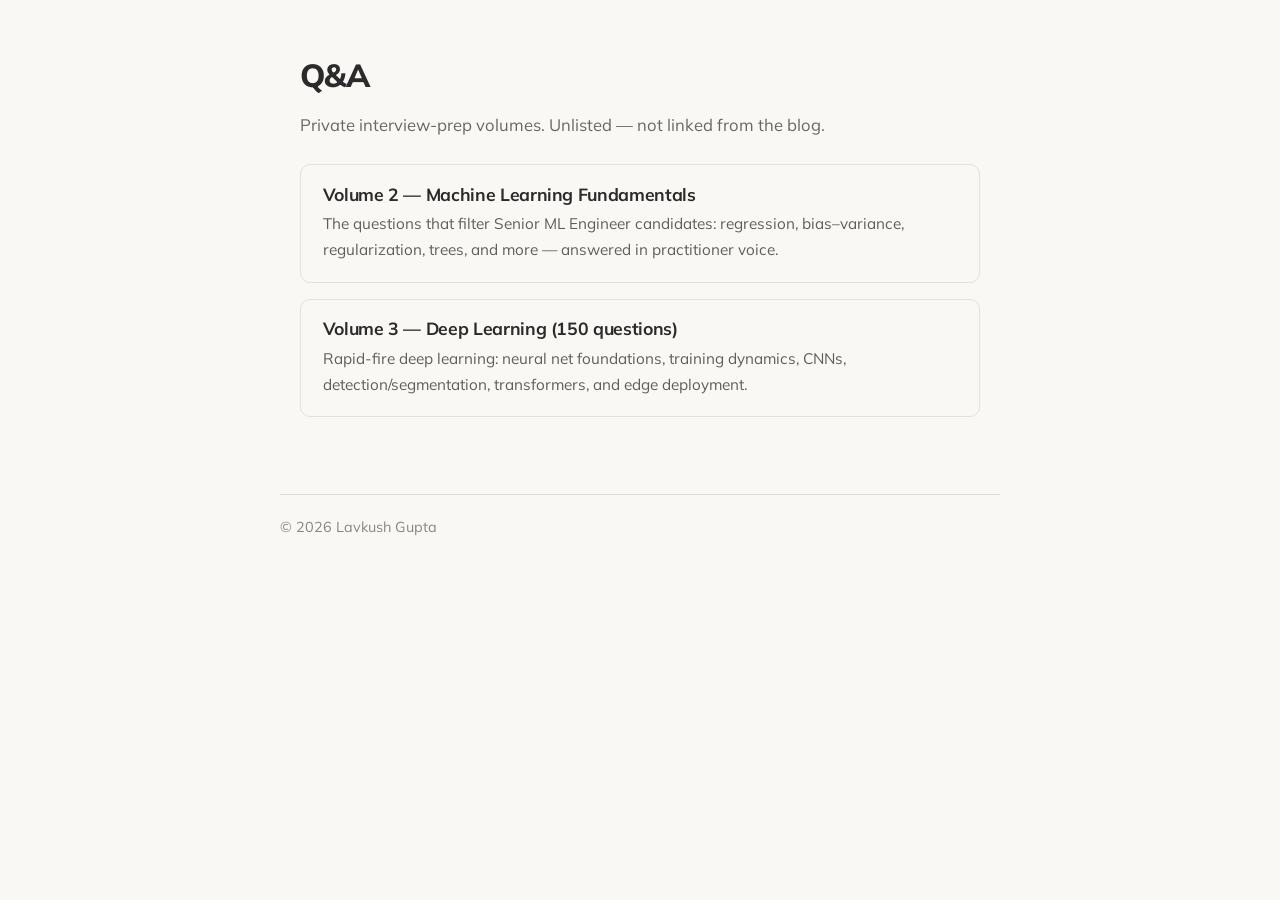
<file: qna/index.html>
<!doctype html>
<html lang="en">
<head>
  <meta charset="utf-8">
  <meta name="viewport" content="width=device-width, initial-scale=1">
  <meta name="robots" content="noindex, nofollow">
  <title>Q&amp;A · Lavkush</title>
  <link rel="icon" type="image/svg+xml" href="../images/icons/favicon.svg">
  <link rel="alternate icon" type="image/png" href="../images/icons/favicon-32x32.png">
  <script>try{document.documentElement.setAttribute("data-theme",localStorage.getItem("theme")||"red-graphite")}catch(e){}</script>
  <link rel="stylesheet" href="../style.css">
  <style>
    .qna-list { list-style: none; padding: 0; margin: 1.5em 0; }
    .qna-card { display: block; padding: 1.1em 1.3em; margin-bottom: 1em;
      border: 1px solid var(--border, #ddd); border-radius: 10px;
      text-decoration: none; color: inherit; transition: border-color .15s, transform .15s; }
    .qna-card:hover { border-color: var(--accent, #b23); transform: translateY(-1px); }
    .qna-card h3 { margin: 0 0 .35em; }
    .qna-card p { margin: 0; opacity: .75; font-size: .92em; }
  </style>
</head>
<body>
  <div class="topbar">
    <span class="tb-name"><span class="mark">❡</span> Lavkush</span>
  </div>

  <div class="layout">
    <main>
      <article>
        <h1>Q&amp;A</h1>
        <p style="opacity:.7">Private interview-prep volumes. Unlisted — not linked from the blog.</p>
        <ul class="qna-list" id="qna-list"><li>Loading…</li></ul>
      </article>
      <div class="page-foot">© <span id="yr"></span> Lavkush Gupta</div>
    </main>
  </div>

  <script>
    document.getElementById("yr").textContent = new Date().getFullYear();
    var listEl = document.getElementById("qna-list");
    fetch("posts.json", { cache: "no-store" })
      .then(function (r) { if (!r.ok) throw new Error("missing"); return r.json(); })
      .then(function (posts) {
        listEl.innerHTML = posts.map(function (p) {
          return '<li><a class="qna-card" href="post.html?p=' + encodeURIComponent(p.file) + '">' +
            '<h3>' + p.title + '</h3>' +
            (p.summary ? '<p>' + p.summary + '</p>' : '') +
            '</a></li>';
        }).join("");
      })
      .catch(function () { listEl.innerHTML = "<li>Could not load the list.</li>"; });
  </script>
</body>
</html>
</file>
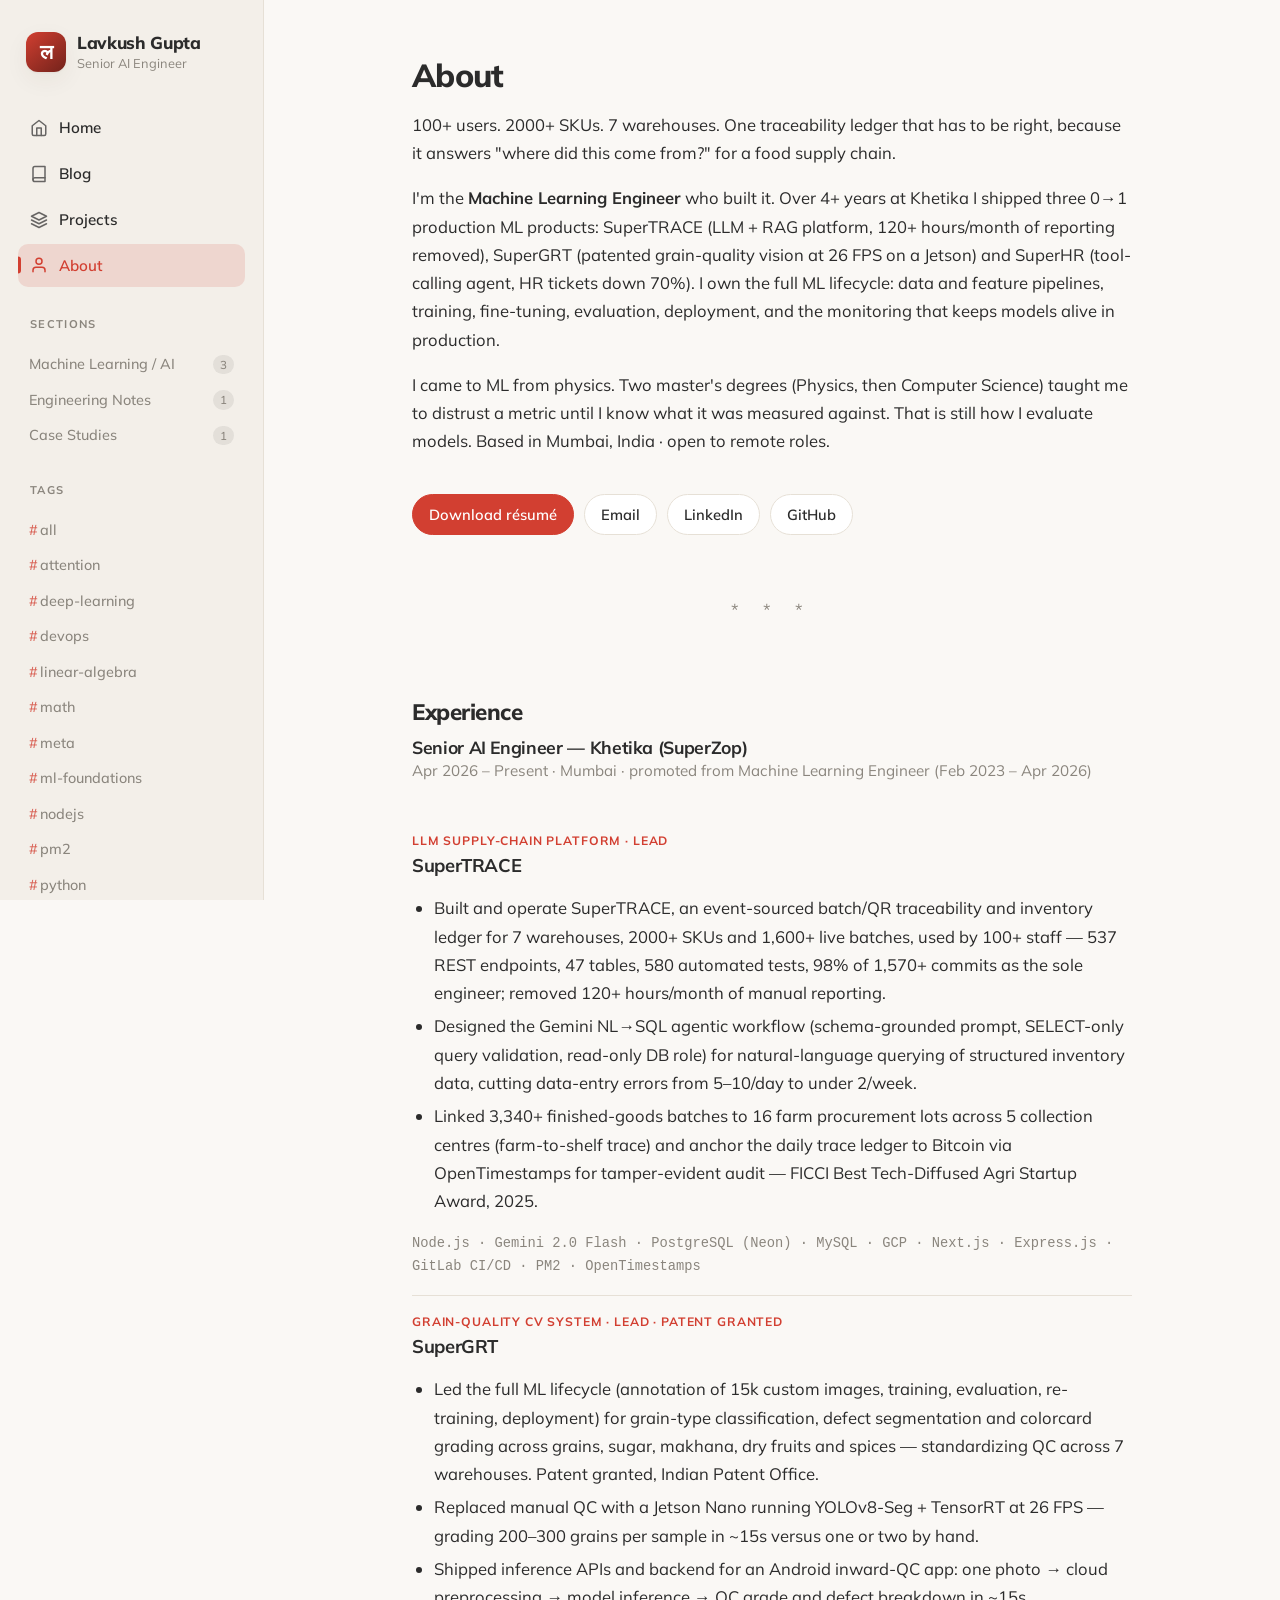
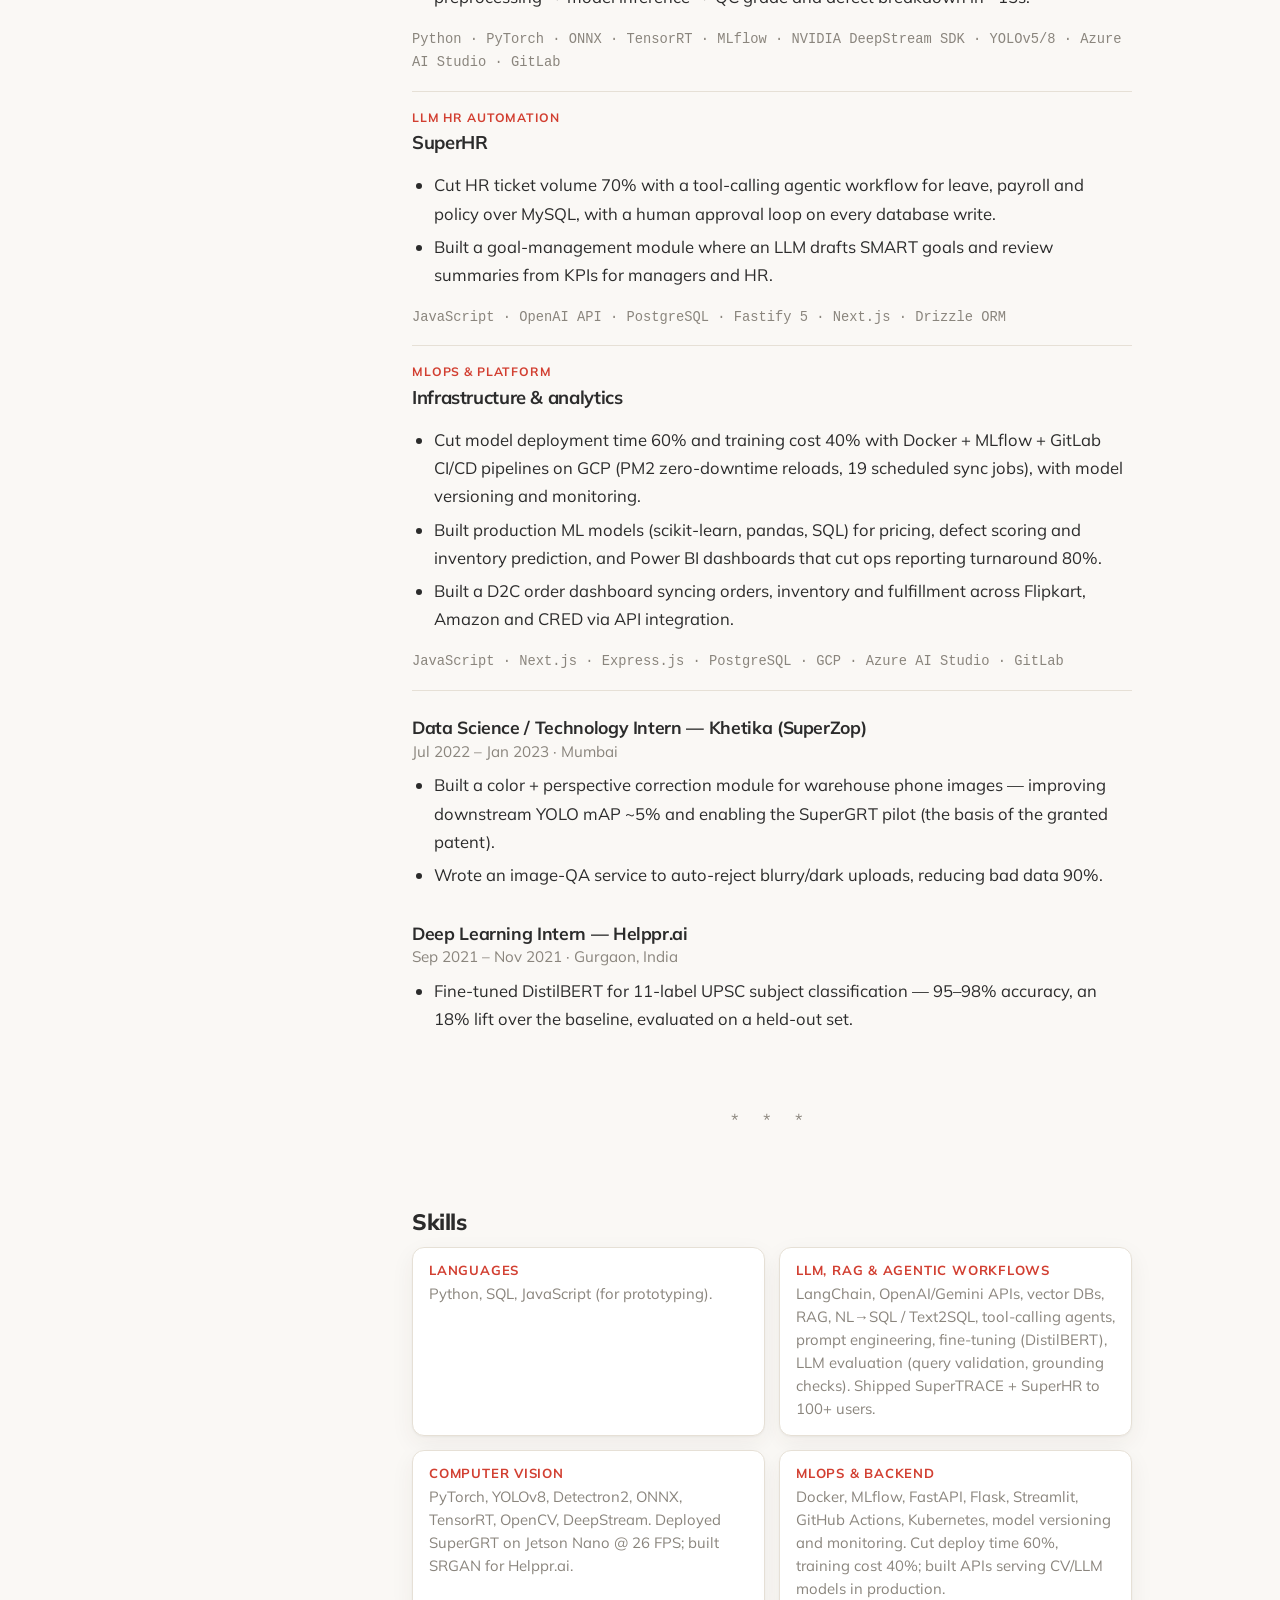
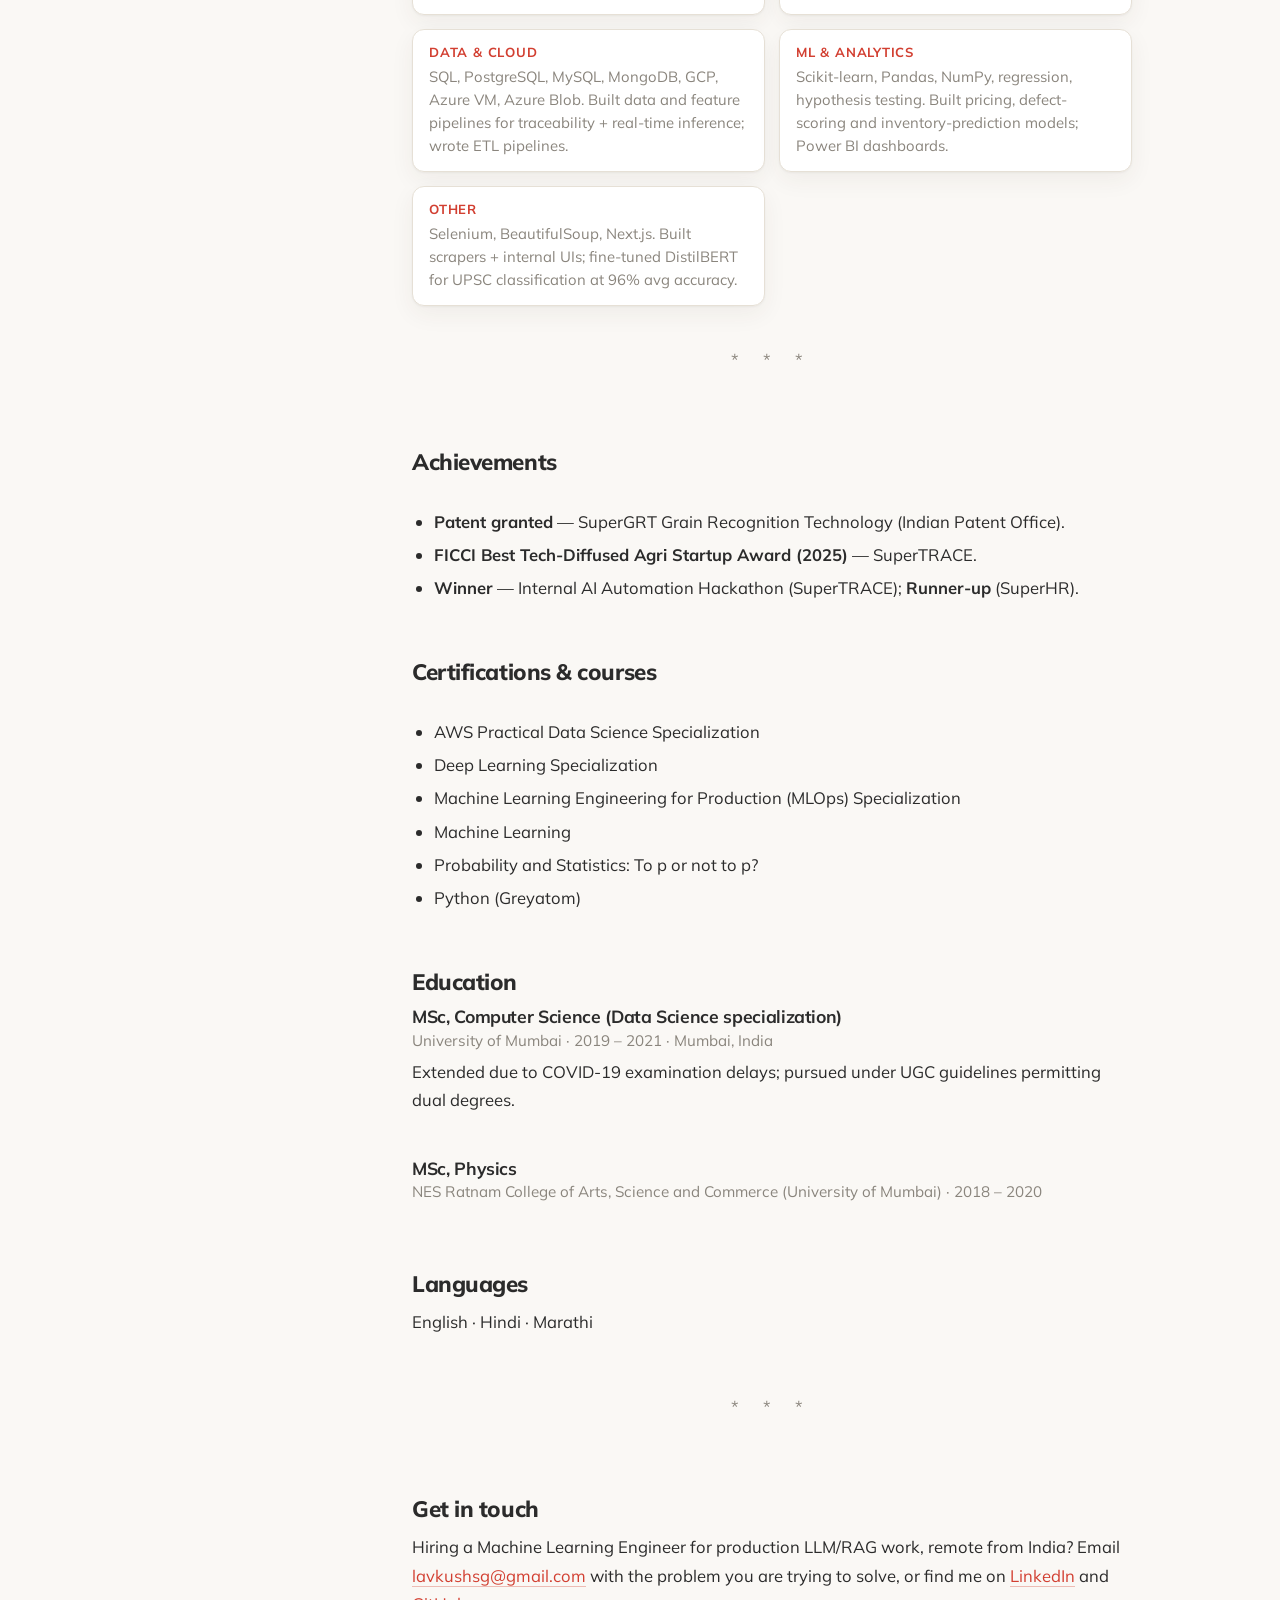
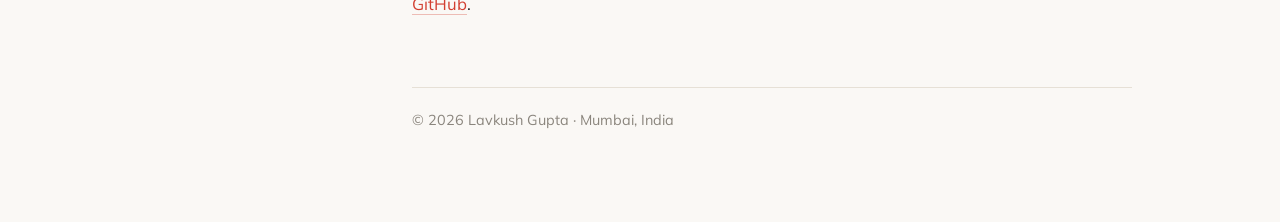
<file: about.html>
<!doctype html>
<html lang="en">
<head>
  <meta charset="utf-8">
  <meta name="viewport" content="width=device-width, initial-scale=1">
  <script defer src="scripts/analytics.js"></script>
  <title>About · Lavkush Gupta</title>
  <meta name="description" content="Lavkush Gupta — Machine Learning Engineer. Production LLM/RAG, computer vision and MLOps at Khetika. Experience, skills, patent, awards, education.">
  <link rel="icon" type="image/svg+xml" href="images/icons/favicon.svg">
  <link rel="alternate icon" type="image/png" href="images/icons/favicon-32x32.png">
  <script>try{document.documentElement.setAttribute("data-theme",localStorage.getItem("theme")||"red-graphite")}catch(e){}</script>
  <link rel="stylesheet" href="style.css">
</head>
<body>
  <div class="topbar">
    <button class="nav-toggle" onclick="toggleNav()" aria-label="Open navigation">☰</button>
    <span class="tb-name"><span class="mark">❡</span> Lavkush</span>
  </div>
  <div class="scrim" onclick="closeNav()"></div>

  <div class="layout">
    <aside class="sidebar" id="sidebar"></aside>
    <main>
      <h1>About</h1>
      <p>
        100+ users. 2000+ SKUs. 7 warehouses. One traceability ledger that has to be
        right, because it answers "where did this come from?" for a food supply chain.
      </p>
      <p>
        I'm the <strong>Machine Learning Engineer</strong> who built it. Over 4+ years at
        Khetika I shipped three 0→1 production ML products: SuperTRACE (LLM + RAG platform,
        120+ hours/month of reporting removed), SuperGRT (patented grain-quality vision at
        26 FPS on a Jetson) and SuperHR (tool-calling agent, HR tickets down 70%).
        I own the full ML lifecycle: data and feature pipelines, training, fine-tuning,
        evaluation, deployment, and the monitoring that keeps models alive in production.
      </p>
      <p>
        I came to ML from physics. Two master's degrees (Physics, then Computer Science)
        taught me to distrust a metric until I know what it was measured against.
        That is still how I evaluate models. Based in Mumbai, India · open to remote roles.
      </p>

      <div class="btn-row">
        <a class="btn btn-primary" href="resume.html" target="_blank" rel="noopener">Download résumé</a>
        <a class="btn" href="mailto:lavkushsg@gmail.com">Email</a>
        <a class="btn" href="https://www.linkedin.com/in/lavkushsg" target="_blank" rel="noopener">LinkedIn</a>
        <a class="btn" href="https://github.com/llavkush" target="_blank" rel="noopener">GitHub</a>
      </div>

      <hr>

      <h2>Experience</h2>

      <div class="entry">
        <h3>Senior AI Engineer — Khetika (SuperZop)</h3>
        <div class="where">Apr 2026 – Present · Mumbai · promoted from Machine Learning Engineer (Feb 2023 – Apr 2026)</div>
      </div>

      <div class="work">
        <div class="kicker">LLM Supply-Chain Platform · Lead</div>
        <h3>SuperTRACE</h3>
        <ul>
          <li>Built and operate SuperTRACE, an event-sourced batch/QR traceability and inventory ledger for 7 warehouses, 2000+ SKUs and 1,600+ live batches, used by 100+ staff — 537 REST endpoints, 47 tables, 580 automated tests, 98% of 1,570+ commits as the sole engineer; removed 120+ hours/month of manual reporting.</li>
          <li>Designed the Gemini NL→SQL agentic workflow (schema-grounded prompt, SELECT-only query validation, read-only DB role) for natural-language querying of structured inventory data, cutting data-entry errors from 5–10/day to under 2/week.</li>
          <li>Linked 3,340+ finished-goods batches to 16 farm procurement lots across 5 collection centres (farm-to-shelf trace) and anchor the daily trace ledger to Bitcoin via OpenTimestamps for tamper-evident audit — FICCI Best Tech-Diffused Agri Startup Award, 2025.</li>
        </ul>
        <div class="stack">Node.js · Gemini 2.0 Flash · PostgreSQL (Neon) · MySQL · GCP · Next.js · Express.js · GitLab CI/CD · PM2 · OpenTimestamps</div>
      </div>

      <div class="work">
        <div class="kicker">Grain-Quality CV System · Lead · Patent Granted</div>
        <h3>SuperGRT</h3>
        <ul>
          <li>Led the full ML lifecycle (annotation of 15k custom images, training, evaluation, re-training, deployment) for grain-type classification, defect segmentation and colorcard grading across grains, sugar, makhana, dry fruits and spices — standardizing QC across 7 warehouses. Patent granted, Indian Patent Office.</li>
          <li>Replaced manual QC with a Jetson Nano running YOLOv8-Seg + TensorRT at 26 FPS — grading 200–300 grains per sample in ~15s versus one or two by hand.</li>
          <li>Shipped inference APIs and backend for an Android inward-QC app: one photo → cloud preprocessing → model inference → QC grade and defect breakdown in ~15s.</li>
        </ul>
        <div class="stack">Python · PyTorch · ONNX · TensorRT · MLflow · NVIDIA DeepStream SDK · YOLOv5/8 · Azure AI Studio · GitLab</div>
      </div>

      <div class="work">
        <div class="kicker">LLM HR Automation</div>
        <h3>SuperHR</h3>
        <ul>
          <li>Cut HR ticket volume 70% with a tool-calling agentic workflow for leave, payroll and policy over MySQL, with a human approval loop on every database write.</li>
          <li>Built a goal-management module where an LLM drafts SMART goals and review summaries from KPIs for managers and HR.</li>
        </ul>
        <div class="stack">JavaScript · OpenAI API · PostgreSQL · Fastify 5 · Next.js · Drizzle ORM</div>
      </div>

      <div class="work">
        <div class="kicker">MLOps &amp; Platform</div>
        <h3>Infrastructure &amp; analytics</h3>
        <ul>
          <li>Cut model deployment time 60% and training cost 40% with Docker + MLflow + GitLab CI/CD pipelines on GCP (PM2 zero-downtime reloads, 19 scheduled sync jobs), with model versioning and monitoring.</li>
          <li>Built production ML models (scikit-learn, pandas, SQL) for pricing, defect scoring and inventory prediction, and Power BI dashboards that cut ops reporting turnaround 80%.</li>
          <li>Built a D2C order dashboard syncing orders, inventory and fulfillment across Flipkart, Amazon and CRED via API integration.</li>
        </ul>
        <div class="stack">JavaScript · Next.js · Express.js · PostgreSQL · GCP · Azure AI Studio · GitLab</div>
      </div>

      <div class="entry" style="margin-top:1.6em">
        <h3>Data Science / Technology Intern — Khetika (SuperZop)</h3>
        <div class="where">Jul 2022 – Jan 2023 · Mumbai</div>
        <ul>
          <li>Built a color + perspective correction module for warehouse phone images — improving downstream YOLO mAP ~5% and enabling the SuperGRT pilot (the basis of the granted patent).</li>
          <li>Wrote an image-QA service to auto-reject blurry/dark uploads, reducing bad data 90%.</li>
        </ul>
      </div>

      <div class="entry">
        <h3>Deep Learning Intern — Helppr.ai</h3>
        <div class="where">Sep 2021 – Nov 2021 · Gurgaon, India</div>
        <ul>
          <li>Fine-tuned DistilBERT for 11-label UPSC subject classification — 95–98% accuracy, an 18% lift over the baseline, evaluated on a held-out set.</li>
        </ul>
      </div>

      <hr>

      <h2>Skills</h2>
      <div class="skills-grid">
        <div class="skill"><h3>Languages</h3><p>Python, SQL, JavaScript (for prototyping).</p></div>
        <div class="skill"><h3>LLM, RAG &amp; Agentic Workflows</h3><p>LangChain, OpenAI/Gemini APIs, vector DBs, RAG, NL→SQL / Text2SQL, tool-calling agents, prompt engineering, fine-tuning (DistilBERT), LLM evaluation (query validation, grounding checks). Shipped SuperTRACE + SuperHR to 100+ users.</p></div>
        <div class="skill"><h3>Computer Vision</h3><p>PyTorch, YOLOv8, Detectron2, ONNX, TensorRT, OpenCV, DeepStream. Deployed SuperGRT on Jetson Nano @ 26 FPS; built SRGAN for Helppr.ai.</p></div>
        <div class="skill"><h3>MLOps &amp; Backend</h3><p>Docker, MLflow, FastAPI, Flask, Streamlit, GitHub Actions, Kubernetes, model versioning and monitoring. Cut deploy time 60%, training cost 40%; built APIs serving CV/LLM models in production.</p></div>
        <div class="skill"><h3>Data &amp; Cloud</h3><p>SQL, PostgreSQL, MySQL, MongoDB, GCP, Azure VM, Azure Blob. Built data and feature pipelines for traceability + real-time inference; wrote ETL pipelines.</p></div>
        <div class="skill"><h3>ML &amp; Analytics</h3><p>Scikit-learn, Pandas, NumPy, regression, hypothesis testing. Built pricing, defect-scoring and inventory-prediction models; Power BI dashboards.</p></div>
        <div class="skill"><h3>Other</h3><p>Selenium, BeautifulSoup, Next.js. Built scrapers + internal UIs; fine-tuned DistilBERT for UPSC classification at 96% avg accuracy.</p></div>
      </div>

      <hr>

      <h2>Achievements</h2>
      <ul>
        <li><strong>Patent granted</strong> — SuperGRT Grain Recognition Technology (Indian Patent Office).</li>
        <li><strong>FICCI Best Tech-Diffused Agri Startup Award (2025)</strong> — SuperTRACE.</li>
        <li><strong>Winner</strong> — Internal AI Automation Hackathon (SuperTRACE); <strong>Runner-up</strong> (SuperHR).</li>
      </ul>

      <h2>Certifications &amp; courses</h2>
      <ul>
        <li>AWS Practical Data Science Specialization</li>
        <li>Deep Learning Specialization</li>
        <li>Machine Learning Engineering for Production (MLOps) Specialization</li>
        <li>Machine Learning</li>
        <li>Probability and Statistics: To p or not to p?</li>
        <li>Python (Greyatom)</li>
      </ul>

      <h2>Education</h2>
      <div class="entry">
        <h3>MSc, Computer Science (Data Science specialization)</h3>
        <div class="where">University of Mumbai · 2019 – 2021 · Mumbai, India</div>
        <p>Extended due to COVID-19 examination delays; pursued under UGC guidelines permitting dual degrees.</p>
      </div>
      <div class="entry">
        <h3>MSc, Physics</h3>
        <div class="where">NES Ratnam College of Arts, Science and Commerce (University of Mumbai) · 2018 – 2020</div>
      </div>

      <h2>Languages</h2>
      <p>English · Hindi · Marathi</p>

      <hr>

      <h2>Get in touch</h2>
      <p>
        Hiring a Machine Learning Engineer for production LLM/RAG work, remote from India?
        Email <a href="mailto:lavkushsg@gmail.com">lavkushsg@gmail.com</a> with the problem
        you are trying to solve, or find me on
        <a href="https://www.linkedin.com/in/lavkushsg" target="_blank" rel="noopener">LinkedIn</a>
        and <a href="https://github.com/llavkush" target="_blank" rel="noopener">GitHub</a>.
      </p>

      <div class="page-foot">© <span id="yr"></span> Lavkush Gupta · Mumbai, India</div>
    </main>
  </div>

  <script src="app.js"></script>
  <script>document.getElementById("yr").textContent = new Date().getFullYear();</script>
</body>
</html>
</file>
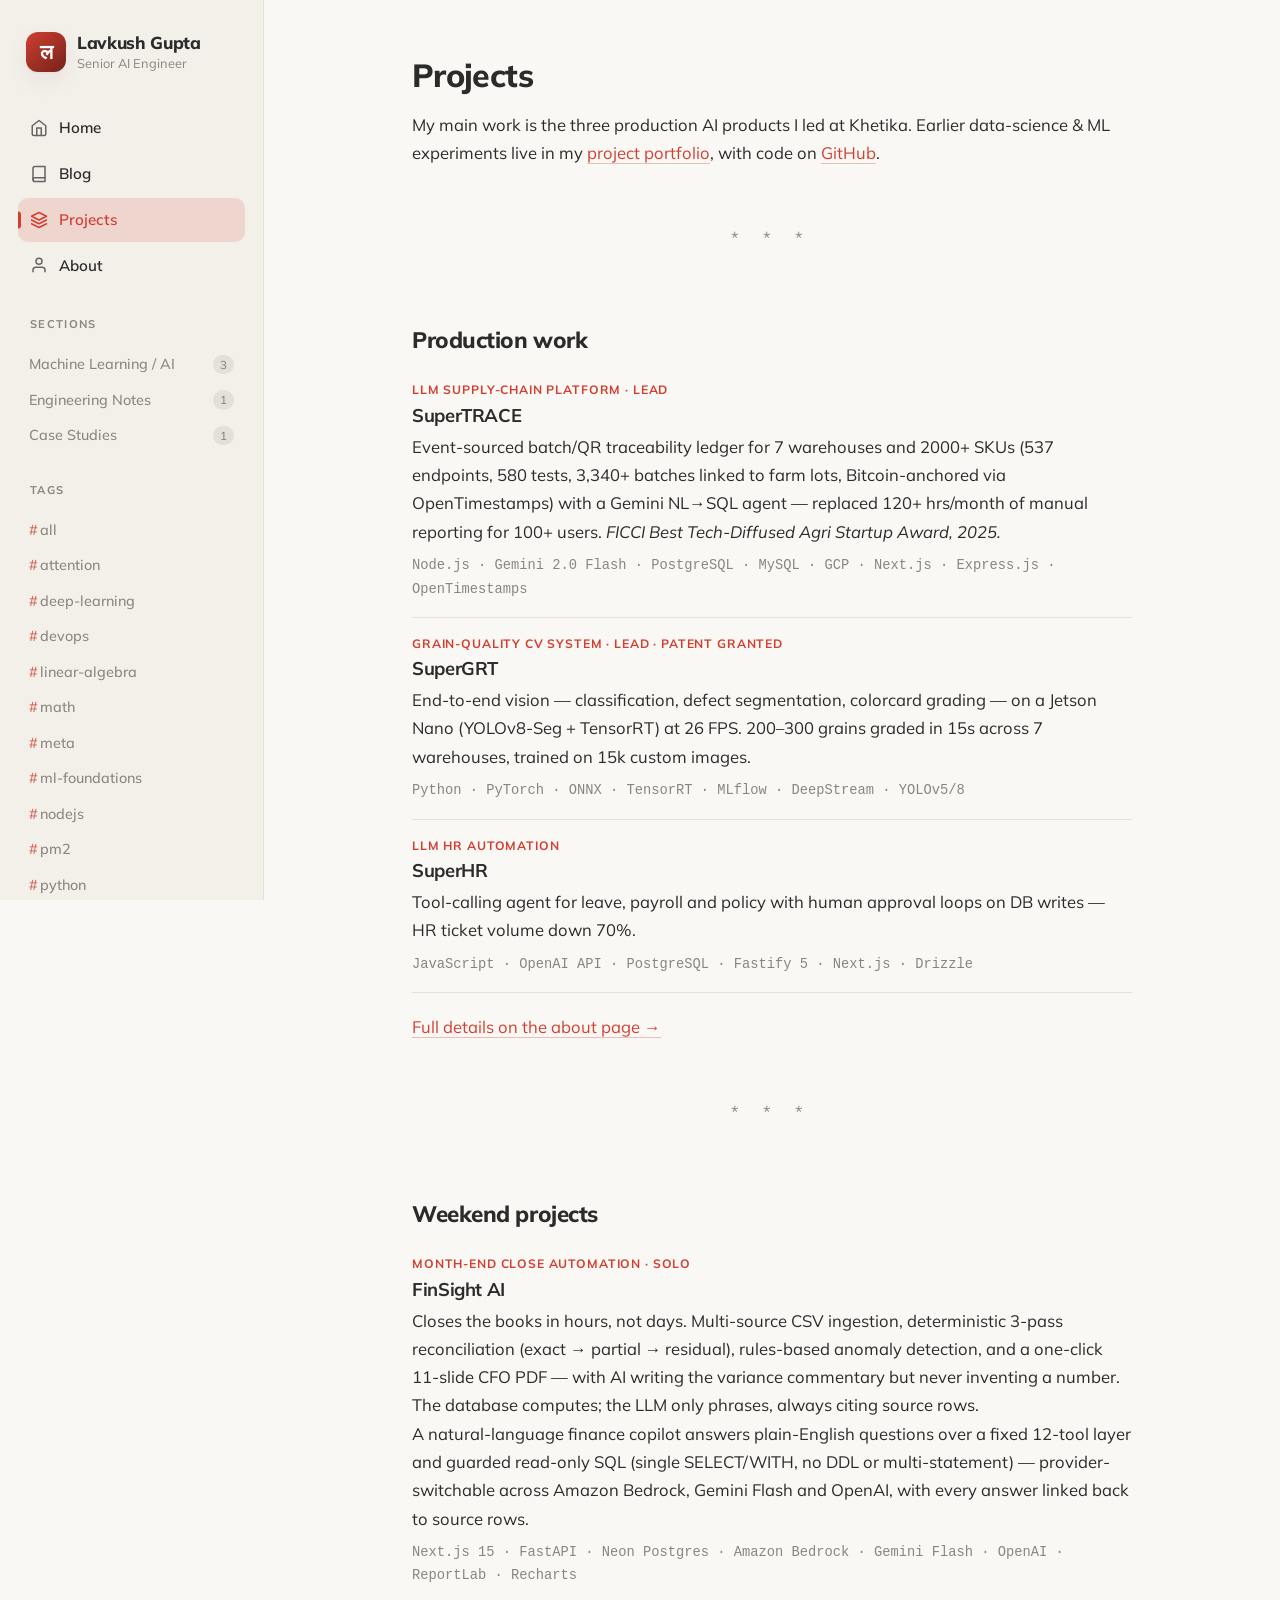
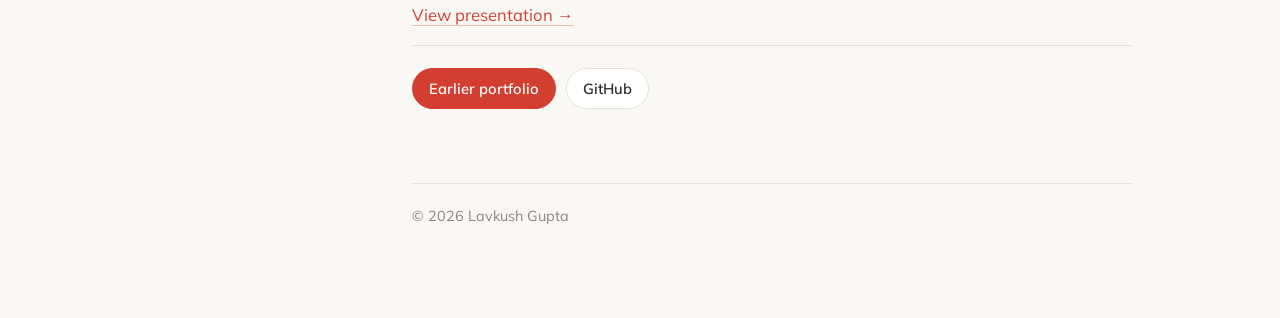
<file: projects.html>
<!doctype html>
<html lang="en">
<head>
  <meta charset="utf-8">
  <meta name="viewport" content="width=device-width, initial-scale=1">
  <script defer src="scripts/analytics.js"></script>
  <title>Projects · Lavkush</title>
  <meta name="description" content="Production AI products and projects by Lavkush Gupta — SuperTRACE, SuperGRT, SuperHR.">
  <link rel="icon" type="image/svg+xml" href="images/icons/favicon.svg">
  <link rel="alternate icon" type="image/png" href="images/icons/favicon-32x32.png">
  <script>try{document.documentElement.setAttribute("data-theme",localStorage.getItem("theme")||"red-graphite")}catch(e){}</script>
  <link rel="stylesheet" href="style.css">
</head>
<body>
  <div class="topbar">
    <button class="nav-toggle" onclick="toggleNav()" aria-label="Open navigation">☰</button>
    <span class="tb-name"><span class="mark">❡</span> Lavkush</span>
  </div>
  <div class="scrim" onclick="closeNav()"></div>

  <div class="layout">
    <aside class="sidebar" id="sidebar"></aside>
    <main>
      <h1>Projects</h1>
      <p>
        My main work is the three production AI products I led at Khetika. Earlier
        data-science &amp; ML experiments live in my
        <a href="https://llavkush.github.io/Data-Science-Portfolio/" target="_blank" rel="noopener">project portfolio</a>,
        with code on <a href="https://github.com/llavkush" target="_blank" rel="noopener">GitHub</a>.
      </p>

      <hr>

      <h2>Production work</h2>
      <div class="work">
        <div class="kicker">LLM Supply-Chain Platform · Lead</div>
        <h3>SuperTRACE</h3>
        <p>Event-sourced batch/QR traceability ledger for 7 warehouses and 2000+ SKUs (537 endpoints, 580 tests, 3,340+ batches linked to farm lots, Bitcoin-anchored via OpenTimestamps) with a Gemini NL→SQL agent — replaced 120+ hrs/month of manual reporting for 100+ users. <em>FICCI Best Tech-Diffused Agri Startup Award, 2025.</em></p>
        <div class="stack">Node.js · Gemini 2.0 Flash · PostgreSQL · MySQL · GCP · Next.js · Express.js · OpenTimestamps</div>
      </div>
      <div class="work">
        <div class="kicker">Grain-Quality CV System · Lead · Patent Granted</div>
        <h3>SuperGRT</h3>
        <p>End-to-end vision — classification, defect segmentation, colorcard grading — on a Jetson Nano (YOLOv8-Seg + TensorRT) at 26 FPS. 200–300 grains graded in 15s across 7 warehouses, trained on 15k custom images.</p>
        <div class="stack">Python · PyTorch · ONNX · TensorRT · MLflow · DeepStream · YOLOv5/8</div>
      </div>
      <div class="work">
        <div class="kicker">LLM HR Automation</div>
        <h3>SuperHR</h3>
        <p>Tool-calling agent for leave, payroll and policy with human approval loops on DB writes — HR ticket volume down 70%.</p>
        <div class="stack">JavaScript · OpenAI API · PostgreSQL · Fastify 5 · Next.js · Drizzle</div>
      </div>

      <p style="margin-top:1.2em"><a href="about.html">Full details on the about page →</a></p>

      <hr>

      <h2>Weekend projects</h2>
      <div class="work">
        <div class="kicker">Month-End Close Automation · Solo</div>
        <h3>FinSight AI</h3>
        <p>Closes the books in hours, not days. Multi-source CSV ingestion, deterministic 3-pass reconciliation (exact → partial → residual), rules-based anomaly detection, and a one-click 11-slide CFO PDF — with AI writing the variance commentary but never inventing a number. The database computes; the LLM only phrases, always citing source rows.</p>
        <p>A natural-language finance copilot answers plain-English questions over a fixed 12-tool layer and guarded read-only SQL (single SELECT/WITH, no DDL or multi-statement) — provider-switchable across Amazon Bedrock, Gemini Flash and OpenAI, with every answer linked back to source rows.</p>
        <div class="stack">Next.js 15 · FastAPI · Neon Postgres · Amazon Bedrock · Gemini Flash · OpenAI · ReportLab · Recharts</div>
        <p style="margin-top:.8em"><a href="https://finsightai.duckdns.org/presentation/index.html" target="_blank" rel="noopener">View presentation →</a></p>
      </div>

      <div class="btn-row">
        <a class="btn btn-primary" href="https://llavkush.github.io/Data-Science-Portfolio/" target="_blank" rel="noopener">Earlier portfolio</a>
        <a class="btn" href="https://github.com/llavkush" target="_blank" rel="noopener">GitHub</a>
      </div>

      <div class="page-foot">© <span id="yr"></span> Lavkush Gupta</div>
    </main>
  </div>

  <script src="app.js"></script>
  <script>document.getElementById("yr").textContent = new Date().getFullYear();</script>
</body>
</html>
</file>
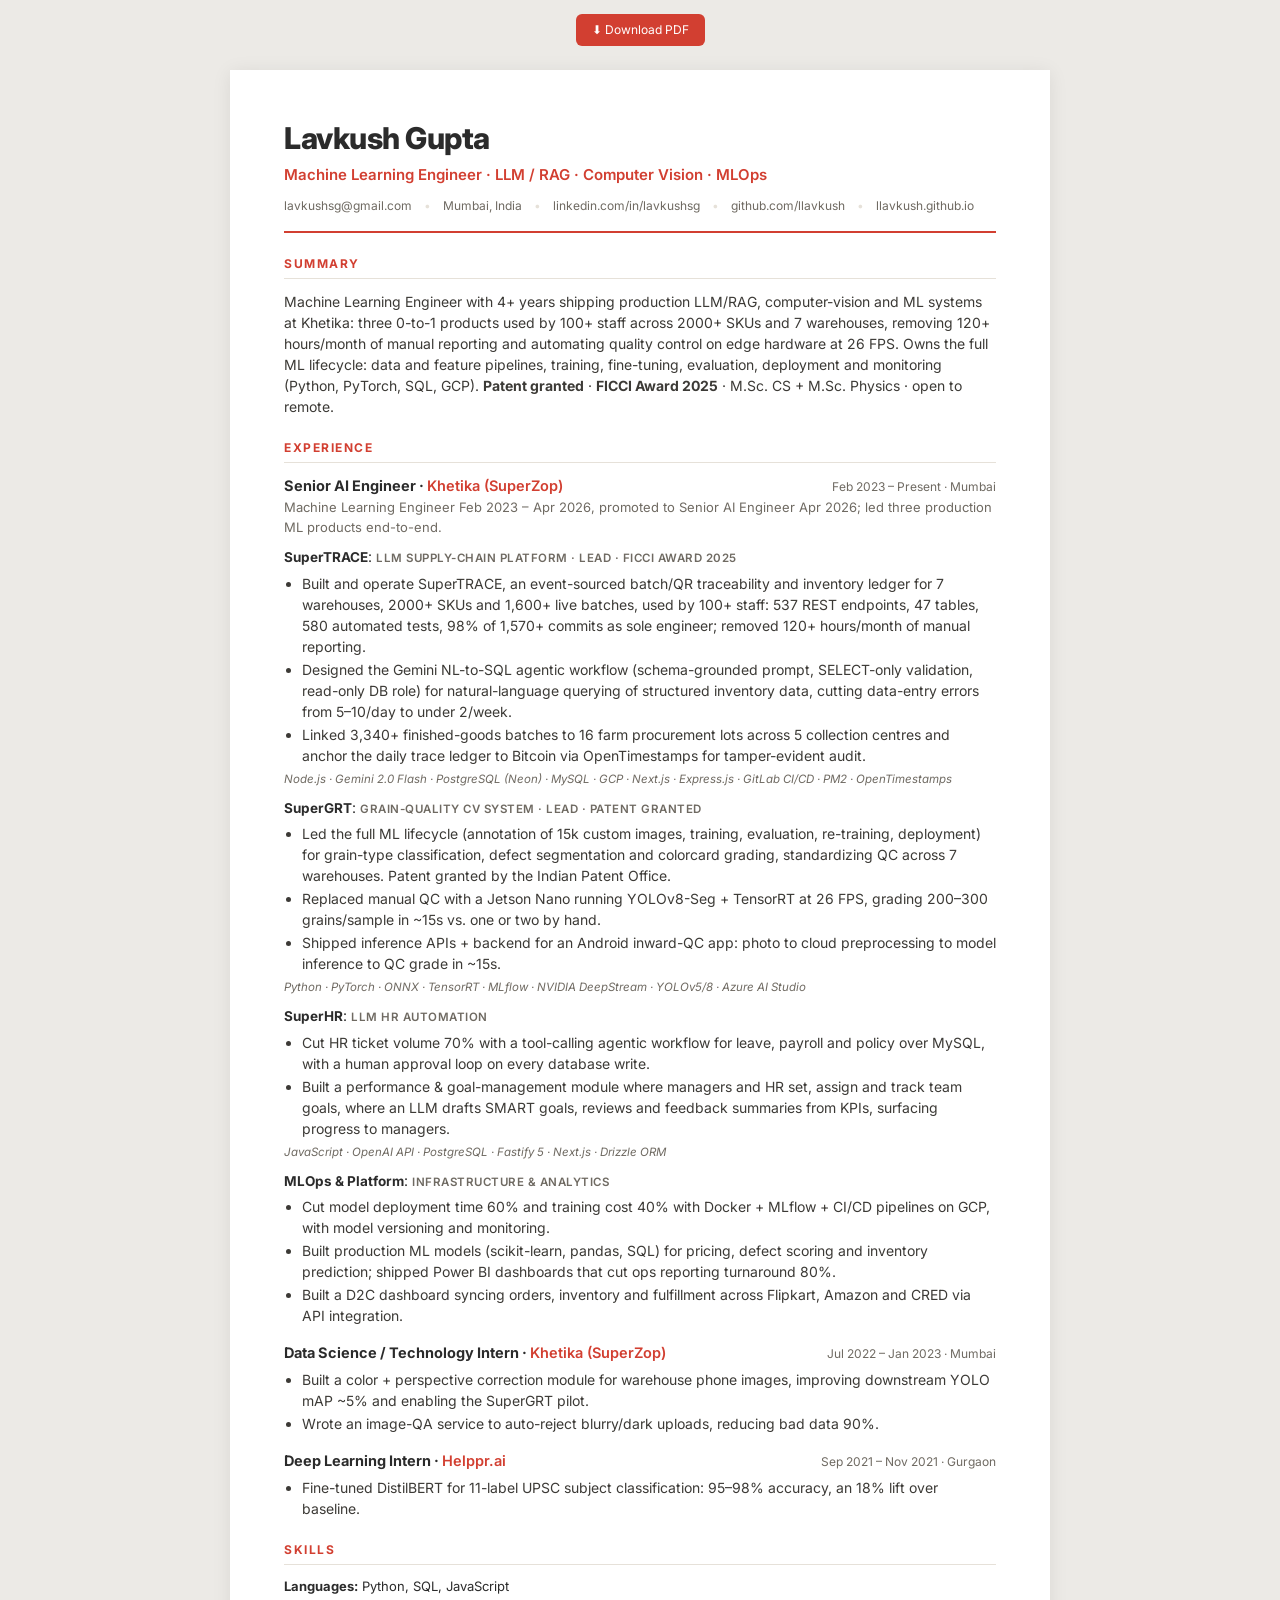
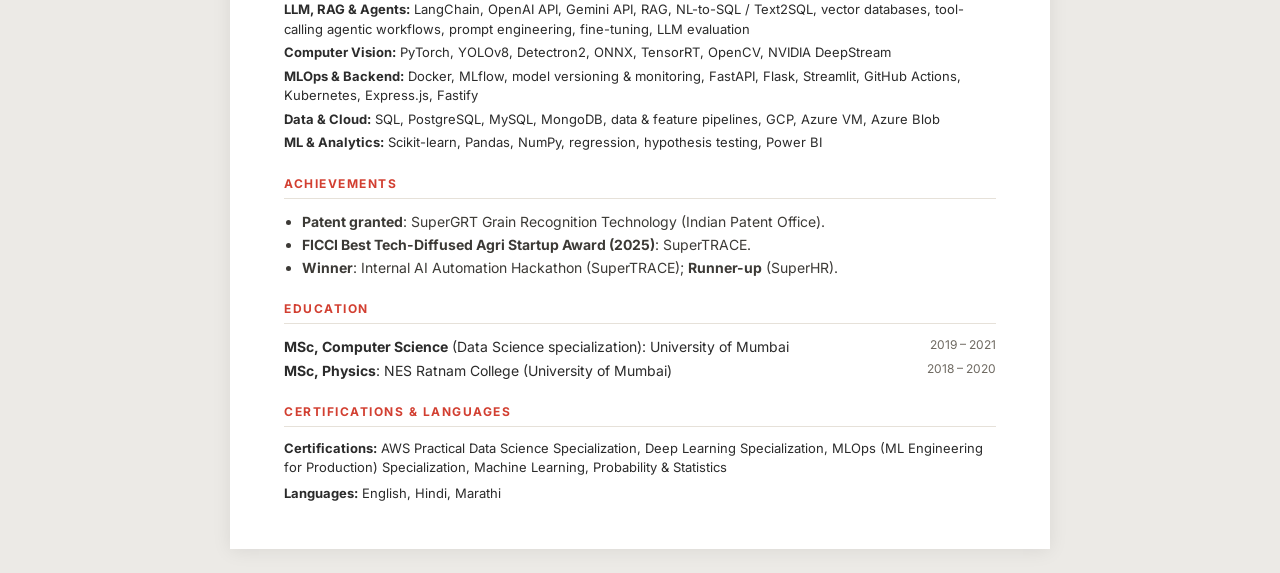
<file: resume.html>
<!doctype html>
<html lang="en">
<head>
  <meta charset="utf-8">
  <meta name="viewport" content="width=device-width, initial-scale=1">
  <script defer src="scripts/analytics.js"></script>
  <title>Lavkush Gupta: Résumé</title>
  <meta name="description" content="Résumé of Lavkush Gupta, Machine Learning Engineer. Production LLM/RAG, computer vision and MLOps.">
  <link rel="icon" type="image/svg+xml" href="images/icons/favicon.svg">
  <!-- Embed Inter so the résumé renders with the exact same font on screen
       AND in the printed/Saved-as-PDF output, on any machine or browser. -->
  <link rel="preconnect" href="https://fonts.googleapis.com">
  <link rel="preconnect" href="https://fonts.gstatic.com" crossorigin>
  <link href="https://fonts.googleapis.com/css2?family=Inter:wght@400;600;700;800&display=swap" rel="stylesheet">
  <style>
    :root{
      --bg:#ffffff; --panel:#faf8f5; --text:#2b2b2b; --muted:#6f6a62;
      --accent:#d23f31; --line:#e6e1d9;
      --ui:"Inter",-apple-system,BlinkMacSystemFont,"Segoe UI",Roboto,Helvetica,Arial,sans-serif;
    }
    *{box-sizing:border-box}
    html,body{margin:0;padding:0}
    body{
      font-family:var(--ui); color:var(--text); background:#eceae6;
      line-height:1.5; font-size:14px; -webkit-font-smoothing:antialiased;
    }
    .sheet{
      max-width:820px; margin:24px auto; background:var(--bg);
      padding:46px 54px; box-shadow:0 2px 18px rgba(0,0,0,.08);
    }

    /* Header */
    header{border-bottom:2px solid var(--accent); padding-bottom:16px; margin-bottom:20px}
    .name{font-size:30px; font-weight:800; letter-spacing:-.5px; margin:0}
    .role{font-size:15px; color:var(--accent); font-weight:600; margin:3px 0 10px}
    .contact{display:flex; flex-wrap:nowrap; white-space:nowrap; gap:6px 12px; font-size:12px; color:var(--muted)}
    .contact a{color:var(--muted); text-decoration:none}
    .contact a:hover{color:var(--accent)}
    .contact span.sep{color:var(--line)}

    /* Sections */
    section{margin-top:22px}
    h2{
      font-size:12px; text-transform:uppercase; letter-spacing:1.5px;
      color:var(--accent); margin:0 0 12px; padding-bottom:5px;
      border-bottom:1px solid var(--line); font-weight:700;
    }
    .summary{margin:0; color:#3c3a36}

    /* Experience */
    .job{margin-bottom:16px}
    .job-head{display:flex; justify-content:space-between; align-items:baseline; gap:12px}
    .job-title{font-weight:700; font-size:14.5px; margin:0}
    .job-co{color:var(--accent); font-weight:600}
    .job-date{color:var(--muted); font-size:12px; white-space:nowrap}
    .proj{margin:9px 0 0}
    .proj-name{font-weight:700; font-size:13.5px}
    .proj-tag{color:var(--muted); font-size:11.5px; font-weight:600; text-transform:uppercase; letter-spacing:.5px}
    ul{margin:5px 0 0; padding-left:18px}
    li{margin:2px 0; color:#3c3a36}
    .stack{font-size:11.5px; color:var(--muted); margin-top:5px; font-style:italic}

    /* Single-column blocks (ATS-safe) */
    .skill-row{font-size:13px; margin:4px 0}
    .skill-row b{color:var(--text)}
    .row{display:flex; justify-content:space-between; gap:12px; margin:3px 0}
    .row .where{color:var(--muted); font-size:12px}

    .print-hint{max-width:820px; margin:14px auto 0; text-align:center; font-size:12px; color:#777}
    .print-hint .dl{display:inline-block; font:inherit; cursor:pointer; background:var(--accent);
      color:#fff; text-decoration:none; border-radius:6px; padding:7px 16px; font-size:12px}
    .print-hint .dl:hover{opacity:.92}

    @media print{
      /* ---- print / Save-as-PDF ----
         Keep the SAME Inter font and the SAME spacing as on screen; just let
         the résumé flow across as many A4 pages as it needs, breaking only at
         clean boundaries (never inside a job, project or list). */
      body{background:#fff}
      .sheet{box-shadow:none; margin:0; max-width:none; width:auto}
      .print-hint{display:none}

      /* keep the accent colour & rules when printing (Chrome/Edge strip
         backgrounds by default; this forces them through) */
      *{-webkit-print-color-adjust:exact; print-color-adjust:exact}

      /* a section heading must never be the last thing on a page */
      h2{break-after:avoid; page-break-after:avoid}
      section{break-inside:auto; page-break-inside:auto}

      /* keep each experience entry, project block and list together; if one
         doesn't fit on the current page it moves whole to the next */
      .job{break-inside:avoid; page-break-inside:avoid}
      .proj{break-inside:avoid; page-break-inside:avoid}
      .job-head{break-after:avoid; page-break-after:avoid}
      .row{break-inside:avoid; page-break-inside:avoid}
      ul, li{break-inside:avoid; page-break-inside:avoid}
      p, li{orphans:2; widows:2}

      /* the lead role is taller than a page, so let it break BETWEEN its
         projects (each project still stays intact via .proj above) */
      .job.lead{break-inside:auto; page-break-inside:auto}

      /* All four margins live on @page, so EVERY page (including ones
         created at a break) gets identical top/bottom/left/right whitespace
         and content never touches an edge. A non-zero margin still suppresses
         Chrome/Edge's auto header/footer. .sheet padding is zeroed so the two
         don't stack into a double margin. */
      @page{size:A4 portrait; margin:8mm 13mm 14mm}
      .sheet{padding:0}

      /* keep all contact links on a single line in print */
      .contact{flex-wrap:nowrap; white-space:nowrap; gap:6px 10px; font-size:11px}
    }
  </style>
</head>
<body>

  <div class="print-hint">
    <!-- Downloads the pre-built PDF directly (same file in every browser).
         Regenerate resume.pdf whenever this page's content changes. -->
    <a class="dl" href="resume.pdf" download="Lavkush-Gupta-Resume.pdf">⬇ Download PDF</a>
  </div>

  <div class="sheet" id="sheet">
    <header>
      <h1 class="name">Lavkush Gupta</h1>
      <p class="role">Machine Learning Engineer · LLM / RAG · Computer Vision · MLOps</p>
      <div class="contact">
        <a href="mailto:lavkushsg@gmail.com">lavkushsg@gmail.com</a><span class="sep">•</span>
        <span>Mumbai, India</span><span class="sep">•</span>
        <a href="https://www.linkedin.com/in/lavkushsg" target="_blank" rel="noopener">linkedin.com/in/lavkushsg</a><span class="sep">•</span>
        <a href="https://github.com/llavkush" target="_blank" rel="noopener">github.com/llavkush</a><span class="sep">•</span>
        <a href="https://llavkush.github.io" target="_blank" rel="noopener">llavkush.github.io</a>
      </div>
    </header>

    <section>
      <h2>Summary</h2>
      <p class="summary">
        Machine Learning Engineer with 4+ years shipping production LLM/RAG, computer-vision and
        ML systems at Khetika: three 0-to-1 products used by 100+ staff across 2000+ SKUs and
        7 warehouses, removing 120+ hours/month of manual reporting and automating quality control
        on edge hardware at 26 FPS. Owns the full ML lifecycle: data and feature pipelines, training,
        fine-tuning, evaluation, deployment and monitoring (Python, PyTorch, SQL, GCP).
        <b>Patent granted</b> · <b>FICCI Award 2025</b> · M.Sc. CS + M.Sc. Physics · open to remote.
      </p>
    </section>

    <section>
      <h2>Experience</h2>

      <div class="job lead">
        <div class="job-head">
          <p class="job-title">Senior AI Engineer · <span class="job-co">Khetika (SuperZop)</span></p>
          <span class="job-date">Feb 2023 – Present · Mumbai</span>
        </div>
        <p class="skill-row" style="margin:2px 0 4px; color:var(--muted)">Machine Learning Engineer Feb 2023 – Apr 2026, promoted to Senior AI Engineer Apr 2026; led three production ML products end-to-end.</p>

        <div class="proj">
          <span class="proj-name">SuperTRACE</span>: <span class="proj-tag">LLM Supply-Chain Platform · Lead · FICCI Award 2025</span>
          <ul>
            <li>Built and operate SuperTRACE, an event-sourced batch/QR traceability and inventory ledger for 7 warehouses, 2000+ SKUs and 1,600+ live batches, used by 100+ staff: 537 REST endpoints, 47 tables, 580 automated tests, 98% of 1,570+ commits as sole engineer; removed 120+ hours/month of manual reporting.</li>
            <li>Designed the Gemini NL-to-SQL agentic workflow (schema-grounded prompt, SELECT-only validation, read-only DB role) for natural-language querying of structured inventory data, cutting data-entry errors from 5–10/day to under 2/week.</li>
            <li>Linked 3,340+ finished-goods batches to 16 farm procurement lots across 5 collection centres and anchor the daily trace ledger to Bitcoin via OpenTimestamps for tamper-evident audit.</li>
          </ul>
          <div class="stack">Node.js · Gemini 2.0 Flash · PostgreSQL (Neon) · MySQL · GCP · Next.js · Express.js · GitLab CI/CD · PM2 · OpenTimestamps</div>
        </div>

        <div class="proj">
          <span class="proj-name">SuperGRT</span>: <span class="proj-tag">Grain-Quality CV System · Lead · Patent Granted</span>
          <ul>
            <li>Led the full ML lifecycle (annotation of 15k custom images, training, evaluation, re-training, deployment) for grain-type classification, defect segmentation and colorcard grading, standardizing QC across 7 warehouses. Patent granted by the Indian Patent Office.</li>
            <li>Replaced manual QC with a Jetson Nano running YOLOv8-Seg + TensorRT at 26 FPS, grading 200–300 grains/sample in ~15s vs. one or two by hand.</li>
            <li>Shipped inference APIs + backend for an Android inward-QC app: photo to cloud preprocessing to model inference to QC grade in ~15s.</li>
          </ul>
          <div class="stack">Python · PyTorch · ONNX · TensorRT · MLflow · NVIDIA DeepStream · YOLOv5/8 · Azure AI Studio</div>
        </div>

        <div class="proj">
          <span class="proj-name">SuperHR</span>: <span class="proj-tag">LLM HR Automation</span>
          <ul>
            <li>Cut HR ticket volume 70% with a tool-calling agentic workflow for leave, payroll and policy over MySQL, with a human approval loop on every database write.</li>
            <li>Built a performance &amp; goal-management module where managers and HR set, assign and track team goals, where an LLM drafts SMART goals, reviews and feedback summaries from KPIs, surfacing progress to managers.</li>
          </ul>
          <div class="stack">JavaScript · OpenAI API · PostgreSQL · Fastify 5 · Next.js · Drizzle ORM</div>
        </div>

        <div class="proj">
          <span class="proj-name">MLOps &amp; Platform</span>: <span class="proj-tag">Infrastructure &amp; Analytics</span>
          <ul>
            <li>Cut model deployment time 60% and training cost 40% with Docker + MLflow + CI/CD pipelines on GCP, with model versioning and monitoring.</li>
            <li>Built production ML models (scikit-learn, pandas, SQL) for pricing, defect scoring and inventory prediction; shipped Power BI dashboards that cut ops reporting turnaround 80%.</li>
            <li>Built a D2C dashboard syncing orders, inventory and fulfillment across Flipkart, Amazon and CRED via API integration.</li>
          </ul>
        </div>
      </div>

      <div class="job">
        <div class="job-head">
          <p class="job-title">Data Science / Technology Intern · <span class="job-co">Khetika (SuperZop)</span></p>
          <span class="job-date">Jul 2022 – Jan 2023 · Mumbai</span>
        </div>
        <ul>
          <li>Built a color + perspective correction module for warehouse phone images, improving downstream YOLO mAP ~5% and enabling the SuperGRT pilot.</li>
          <li>Wrote an image-QA service to auto-reject blurry/dark uploads, reducing bad data 90%.</li>
        </ul>
      </div>

      <div class="job">
        <div class="job-head">
          <p class="job-title">Deep Learning Intern · <span class="job-co">Helppr.ai</span></p>
          <span class="job-date">Sep 2021 – Nov 2021 · Gurgaon</span>
        </div>
        <ul>
          <li>Fine-tuned DistilBERT for 11-label UPSC subject classification: 95–98% accuracy, an 18% lift over baseline.</li>
        </ul>
      </div>
    </section>

    <section>
      <h2>Skills</h2>
      <p class="skill-row"><b>Languages:</b> Python, SQL, JavaScript</p>
      <p class="skill-row"><b>LLM, RAG &amp; Agents:</b> LangChain, OpenAI API, Gemini API, RAG, NL-to-SQL / Text2SQL, vector databases, tool-calling agentic workflows, prompt engineering, fine-tuning, LLM evaluation</p>
      <p class="skill-row"><b>Computer Vision:</b> PyTorch, YOLOv8, Detectron2, ONNX, TensorRT, OpenCV, NVIDIA DeepStream</p>
      <p class="skill-row"><b>MLOps &amp; Backend:</b> Docker, MLflow, model versioning &amp; monitoring, FastAPI, Flask, Streamlit, GitHub Actions, Kubernetes, Express.js, Fastify</p>
      <p class="skill-row"><b>Data &amp; Cloud:</b> SQL, PostgreSQL, MySQL, MongoDB, data &amp; feature pipelines, GCP, Azure VM, Azure Blob</p>
      <p class="skill-row"><b>ML &amp; Analytics:</b> Scikit-learn, Pandas, NumPy, regression, hypothesis testing, Power BI</p>
    </section>

    <section>
      <h2>Achievements</h2>
      <ul>
        <li><b>Patent granted</b>: SuperGRT Grain Recognition Technology (Indian Patent Office).</li>
        <li><b>FICCI Best Tech-Diffused Agri Startup Award (2025)</b>: SuperTRACE.</li>
        <li><b>Winner</b>: Internal AI Automation Hackathon (SuperTRACE); <b>Runner-up</b> (SuperHR).</li>
      </ul>
    </section>

    <section>
      <h2>Education</h2>
      <div class="row">
        <span><b>MSc, Computer Science</b> (Data Science specialization): University of Mumbai</span>
        <span class="where">2019 – 2021</span>
      </div>
      <div class="row">
        <span><b>MSc, Physics</b>: NES Ratnam College (University of Mumbai)</span>
        <span class="where">2018 – 2020</span>
      </div>
    </section>

    <section>
      <h2>Certifications &amp; Languages</h2>
      <p class="skill-row" style="margin:0 0 6px"><b>Certifications:</b> AWS Practical Data Science Specialization, Deep Learning Specialization, MLOps (ML Engineering for Production) Specialization, Machine Learning, Probability &amp; Statistics</p>
      <p class="skill-row" style="margin:0"><b>Languages:</b> English, Hindi, Marathi</p>
    </section>
  </div>

</body>
</html>
</file>
<file: style.css>
@import url('https://fonts.googleapis.com/css2?family=Mulish:ital,wght@0,400;0,500;0,600;0,700;0,800;1,400&family=Lora:ital,wght@0,400;0,500;0,600;1,400&display=swap');

/* =====================================================================
   Bear notes-app aesthetic  ·  sidebar + content
   ===================================================================== */

:root {
  --sidebar-w: 264px;
  --read-w: 720px;
  --font-ui: "Mulish", -apple-system, BlinkMacSystemFont, "Segoe UI", sans-serif;
  --font-reading: "Lora", Georgia, "Times New Roman", serif;
  --font-mono: ui-monospace, "SF Mono", Menlo, Consolas, "Courier New", monospace;
  --radius: 12px;
}

/* ---------- Themes (Bear-style named palettes) ---------- */
:root, html[data-theme="red-graphite"] {
  --bg: #faf8f5; --surface: #f3efe9; --surface-2: #ffffff;
  --text: #2b2b2b; --muted: #8a857d; --link: #d23f31; --accent: #d23f31;
  --border: #e6e0d6; --code-bg: #efeae2;
  --shadow: 0 1px 2px rgba(60,50,40,.05), 0 8px 24px rgba(60,50,40,.06);
}
html[data-theme="charcoal"] {
  --bg: #1c1f24; --surface: #23272e; --surface-2: #2a2f37;
  --text: #d8dbe0; --muted: #828a96; --link: #e25141; --accent: #e25141;
  --border: #313640; --code-bg: #2c313a;
  --shadow: 0 1px 2px rgba(0,0,0,.4), 0 10px 28px rgba(0,0,0,.32);
}
html[data-theme="solarized-light"] {
  --bg: #fdf6e3; --surface: #f4eed9; --surface-2: #fffbf0;
  --text: #586e75; --muted: #93a1a1; --link: #cb4b16; --accent: #268bd2;
  --border: #e7e0c9; --code-bg: #eee8d5;
  --shadow: 0 1px 2px rgba(101,123,131,.08), 0 8px 24px rgba(101,123,131,.1);
}
html[data-theme="solarized-dark"] {
  --bg: #002b36; --surface: #073642; --surface-2: #0a4150;
  --text: #93a1a1; --muted: #5d7479; --link: #b58900; --accent: #2aa198;
  --border: #0a3a47; --code-bg: #073642;
  --shadow: 0 1px 2px rgba(0,0,0,.4), 0 10px 28px rgba(0,0,0,.3);
}
html[data-theme="dracula"] {
  --bg: #21222c; --surface: #282a36; --surface-2: #2f3240;
  --text: #f8f8f2; --muted: #8b90a8; --link: #ff79c6; --accent: #bd93f9;
  --border: #383b4a; --code-bg: #343746;
  --shadow: 0 1px 2px rgba(0,0,0,.4), 0 10px 28px rgba(0,0,0,.3);
}
html[data-theme="gotham"] {
  --bg: #0a0e12; --surface: #0f151b; --surface-2: #131b22;
  --text: #98d1ce; --muted: #4e7378; --link: #d26937; --accent: #d26937;
  --border: #182027; --code-bg: #11181f;
  --shadow: 0 1px 2px rgba(0,0,0,.5), 0 10px 28px rgba(0,0,0,.4);
}

* { box-sizing: border-box; }
html { -webkit-text-size-adjust: 100%; }
body {
  margin: 0;
  font-family: var(--font-ui);
  font-size: 1.04rem;
  line-height: 1.7;
  color: var(--text);
  background: var(--bg);
  -webkit-font-smoothing: antialiased;
  text-rendering: optimizeLegibility;
}

/* ---------- Layout ---------- */
.layout { display: flex; align-items: flex-start; min-height: 100vh; }

.sidebar {
  width: var(--sidebar-w);
  flex: 0 0 var(--sidebar-w);
  position: sticky;
  top: 0;
  height: 100vh;
  overflow-y: auto;
  background: var(--surface);
  border-right: 1px solid var(--border);
  padding: 26px 18px 18px;
  display: flex;
  flex-direction: column;
  gap: 6px;
}
main {
  flex: 1 1 auto;
  min-width: 0;
  padding: 56px 40px 90px;
  display: flex;
  flex-direction: column;
  /* Center the reading column in the space left of the sidebar so content
     isn't pinned to the left with a dead gap on the right. Done on the flex
     container (not per-child margins) so the typographic `margin` shorthands
     below can't reset it. */
  align-items: center;
}
main > * {
  width: 100%;
  max-width: var(--read-w);
}

/* ---------- Sidebar: brand ---------- */
.brand {
  display: flex; align-items: center; gap: 11px;
  text-decoration: none; border: none;
  margin: 0 0 22px; padding: 6px 8px;
  border-radius: 12px; transition: background .15s ease;
}
.brand:hover { background: color-mix(in srgb, var(--accent) 7%, transparent); }
.brand-badge {
  flex: 0 0 auto; width: 40px; height: 40px; border-radius: 12px;
  display: flex; align-items: center; justify-content: center;
  font-size: 1.25rem; font-weight: 700; color: #fff;
  background: linear-gradient(140deg, var(--accent), color-mix(in srgb, var(--accent) 55%, #000));
  box-shadow: var(--shadow);
}
.brand-text { min-width: 0; }
.brand .name {
  font-weight: 800; font-size: 1.08rem; color: var(--text);
  letter-spacing: -.02em; line-height: 1.2;
}
.brand .role {
  font-size: .8rem; color: var(--muted); line-height: 1.3; margin-top: 1px;
}

/* ---------- Sidebar: nav ---------- */
.side-nav { display: flex; flex-direction: column; gap: 2px; }
.side-nav a {
  position: relative;
  display: flex; align-items: center; gap: 11px;
  padding: 9px 12px; border-radius: 10px;
  color: var(--text); text-decoration: none; border: none;
  font-weight: 600; font-size: .95rem;
  transition: background .15s ease, color .15s ease;
}
.side-nav a .ic { width: 18px; height: 18px; flex: 0 0 auto; opacity: .7; transition: opacity .15s ease; }
.side-nav a:hover { background: color-mix(in srgb, var(--accent) 9%, transparent); color: var(--accent); }
.side-nav a:hover .ic { opacity: 1; }
.side-nav a.active {
  background: color-mix(in srgb, var(--accent) 14%, transparent);
  color: var(--accent);
}
.side-nav a.active .ic { opacity: 1; }
.side-nav a.active::before {
  content: ""; position: absolute; left: 0; top: 50%; transform: translateY(-50%);
  width: 3px; height: 17px; border-radius: 0 3px 3px 0; background: var(--accent);
}

.side-label {
  font-size: .7rem; letter-spacing: .12em; text-transform: uppercase;
  color: var(--muted); font-weight: 700; margin: 22px 12px 7px;
}
.side-tags { display: flex; flex-direction: column; gap: 1px; }
.side-tags a {
  padding: 5px 11px; border-radius: 8px; border: none;
  color: var(--muted); text-decoration: none; font-size: .9rem;
  font-weight: 500; transition: background .15s ease, color .15s ease;
}
.side-tags a::before { content: "#"; color: var(--accent); margin-right: 2px; opacity: .8; }
.side-tags a:hover { background: color-mix(in srgb, var(--accent) 9%, transparent); color: var(--accent); }

.side-foot { margin-top: auto; padding-top: 16px; }
.side-foot .socials { display: flex; gap: 14px; padding: 0 11px 12px; }
.side-foot .socials a { color: var(--muted); border: none; font-size: .85rem; }
.side-foot .socials a:hover { color: var(--accent); }

.theme-select {
  font-family: var(--font-ui); font-size: .85rem; font-weight: 600;
  color: var(--text); background: var(--surface-2);
  border: 1px solid var(--border); border-radius: 9px;
  padding: 7px 10px; width: 100%; cursor: pointer; appearance: none;
}
.theme-select:hover { border-color: var(--accent); }

/* ---------- Mobile top bar + drawer ---------- */
.topbar {
  display: none;
  position: sticky; top: 0; z-index: 30;
  align-items: center; gap: 12px;
  padding: 11px 16px;
  background: var(--surface); border-bottom: 1px solid var(--border);
}
.topbar .nav-toggle {
  font-size: 1.3rem; background: none; border: none; color: var(--text); cursor: pointer; line-height: 1; padding: 2px 4px;
}
.topbar .tb-name { font-weight: 800; color: var(--text); }
.topbar .tb-name .mark { color: var(--accent); margin-right: 5px; }
.scrim { display: none; }

@media (max-width: 820px) {
  .topbar { display: flex; }
  .sidebar {
    position: fixed; top: 0; left: 0; z-index: 40;
    height: 100vh; transform: translateX(-100%);
    transition: transform .25s ease; box-shadow: var(--shadow);
  }
  body.nav-open .sidebar { transform: translateX(0); }
  body.nav-open .scrim {
    display: block; position: fixed; inset: 0; z-index: 35;
    background: rgba(0,0,0,.4);
  }
  main { padding: 26px 20px 70px; max-width: 100%; }
}

/* ---------- Typography ---------- */
h1, h2, h3, h4 { line-height: 1.22; margin: 1.5em 0 .5em; letter-spacing: -.02em; font-weight: 800; }
h1 { font-size: 2rem; margin-top: 0; }
h2 { font-size: 1.4rem; }
h3 { font-size: 1.1rem; font-weight: 700; }
p { margin: 0 0 1em; }
a { color: var(--link); text-decoration: none; border-bottom: 1px solid color-mix(in srgb, var(--link) 32%, transparent); transition: border-color .15s; }
a:hover { border-bottom-color: var(--link); }
small, .muted { color: var(--muted); }
strong { font-weight: 700; }

hr { border: none; text-align: center; margin: 2.4em 0; }
hr::before { content: "* * *"; color: var(--muted); letter-spacing: .6em; }

blockquote { border-left: 3px solid var(--accent); margin: 1em 0; padding: .2em 1.1em; color: var(--muted); font-style: italic; }
code { font-family: var(--font-mono); background: var(--code-bg); padding: .15em .42em; border-radius: 6px; font-size: .86em; }
pre { background: var(--code-bg); padding: 15px 17px; border-radius: var(--radius); overflow-x: auto; border: 1px solid var(--border); }
pre code { background: none; padding: 0; }
img { max-width: 100%; height: auto; border-radius: var(--radius); }
ul, ol { padding-left: 1.35em; }
li { margin: .3em 0; }

/* ---------- Hero ---------- */
.hero { display: flex; align-items: center; gap: 20px; flex-wrap: wrap; margin-bottom: 1.2em; }
.avatar {
  width: 72px; height: 72px; flex: 0 0 auto; border-radius: 22px;
  background: linear-gradient(140deg, var(--accent), color-mix(in srgb, var(--accent) 50%, #000));
  color: #fff; display: flex; align-items: center; justify-content: center;
  font-size: 1.9rem; font-weight: 800; box-shadow: var(--shadow);
}
.hero-text h1 { margin: 0; }
.tagline { color: var(--muted); font-size: 1.05rem; margin: .2em 0 0; }

.btn-row { display: flex; flex-wrap: wrap; gap: 10px; margin: 1.3em 0; }
.btn {
  display: inline-block; border: 1px solid var(--border); border-radius: 999px;
  padding: 7px 16px; text-decoration: none; color: var(--text);
  background: var(--surface-2); font-size: .92rem; font-weight: 600;
}
.btn:hover { border-color: var(--accent); color: var(--accent); }
.btn-primary { background: var(--accent); color: #fff; border-color: var(--accent); }
.btn-primary:hover { color: #fff; opacity: .92; }

/* ---------- Cards ---------- */
.cards { display: grid; grid-template-columns: 1fr 1fr; gap: 14px; }
@media (max-width: 560px) { .cards { grid-template-columns: 1fr; } }
.card {
  background: var(--surface-2); border: 1px solid var(--border);
  border-radius: var(--radius); padding: 16px 18px; box-shadow: var(--shadow);
  transition: transform .18s ease, box-shadow .18s ease;
}
.card:hover { transform: translateY(-2px); }
.card h3 { margin: 0 0 .3em; font-size: 1rem; }
.card p { margin: 0; color: var(--muted); font-size: .95rem; }

/* ---------- Selected work ---------- */
.work { padding: 16px 0; border-bottom: 1px solid var(--border); }
.work:last-child { border-bottom: none; }
.work .kicker { font-size: .76rem; letter-spacing: .07em; text-transform: uppercase; color: var(--accent); font-weight: 700; }
.work h3 { margin: .2em 0 .3em; font-size: 1.15rem; }
.work p { margin: 0; }
.work .stack { color: var(--muted); font-size: .86rem; margin-top: .6em; font-family: var(--font-mono); }

/* ---------- Note list (Bear note cards) ---------- */
.note-list { list-style: none; padding: 0; margin: 0; display: flex; flex-direction: column; gap: 10px; }
.note-list li { margin: 0; }
.note-card {
  display: block; text-decoration: none; border: 1px solid var(--border);
  background: var(--surface-2); border-radius: var(--radius);
  padding: 15px 18px; box-shadow: var(--shadow);
  transition: transform .16s ease, border-color .16s ease;
}
.note-card:hover { transform: translateY(-2px); border-color: var(--accent); }
.note-card .nt { font-weight: 700; font-size: 1.08rem; color: var(--text); letter-spacing: -.01em; }
.note-card .snippet { color: var(--muted); font-size: .94rem; margin: .35em 0 .55em; display: -webkit-box; -webkit-line-clamp: 2; -webkit-box-orient: vertical; overflow: hidden; }
.note-card .meta { display: flex; align-items: center; gap: 8px; font-size: .82rem; color: var(--muted); }
.note-card .meta .date { font-variant-numeric: tabular-nums; }

.tag { display: inline-block; font-size: .78rem; color: var(--accent); background: color-mix(in srgb, var(--accent) 11%, transparent); border-radius: 999px; padding: 1px 9px; text-decoration: none; border: none; font-weight: 600; }
.tag::before { content: "#"; opacity: .7; }

/* ---------- Sidebar sections ---------- */
.side-sections { display: flex; flex-direction: column; gap: 1px; }
.side-sections a {
  display: flex; align-items: center; justify-content: space-between; gap: 8px;
  padding: 5px 11px; border-radius: 8px; border: none;
  color: var(--muted); text-decoration: none; font-size: .9rem;
  font-weight: 500; transition: background .15s ease, color .15s ease;
}
.side-sections a:hover { background: color-mix(in srgb, var(--accent) 9%, transparent); color: var(--accent); }
.side-sections .count {
  font-size: .72rem; font-variant-numeric: tabular-nums; color: var(--muted);
  background: color-mix(in srgb, var(--text) 8%, transparent);
  border-radius: 999px; padding: 0 7px; min-width: 18px; text-align: center;
}

/* ---------- Blog sections & series ---------- */
.blog-section { margin: 0 0 38px; }
.section-head {
  font-size: 1.12rem; letter-spacing: -.01em; margin: 0 0 14px; padding-bottom: 8px;
  border-bottom: 1px solid var(--border);
}
.series-grid { display: grid; grid-template-columns: repeat(auto-fill, minmax(260px, 1fr)); gap: 12px; margin-bottom: 12px; }
.series-card {
  display: block; text-decoration: none; border: 1px solid var(--border);
  background: var(--surface-2); border-radius: var(--radius); padding: 15px 18px;
  box-shadow: var(--shadow); transition: transform .16s ease, border-color .16s ease;
}
.series-card:hover { transform: translateY(-2px); border-color: var(--accent); }
.series-card .series-top { display: flex; align-items: baseline; justify-content: space-between; gap: 10px; }
.series-card .series-name { font-weight: 700; font-size: 1.02rem; color: var(--text); letter-spacing: -.01em; }
.series-card .series-count {
  flex: none; font-size: .72rem; font-weight: 600; color: var(--accent);
  background: color-mix(in srgb, var(--accent) 11%, transparent); border-radius: 999px; padding: 1px 9px;
}
.series-card .series-parts { color: var(--muted); font-size: .86rem; margin-top: .4em; line-height: 1.5; }

.part-badge {
  display: inline-block; font-size: .72rem; font-weight: 700; color: var(--accent);
  background: color-mix(in srgb, var(--accent) 11%, transparent); border-radius: 999px; padding: 1px 9px;
  vertical-align: middle;
}

/* ---------- Post breadcrumb & series nav ---------- */
.crumb { font-size: .82rem; color: var(--muted); margin-bottom: .4em; }
.crumb a { color: var(--muted); text-decoration: none; border: none; }
.crumb a:hover { color: var(--accent); }
.crumb .sep { margin: 0 7px; opacity: .6; }
.post-nav { display: flex; gap: 12px; margin-top: 40px; }
.post-nav-link {
  flex: 1; display: flex; flex-direction: column; gap: 3px; text-decoration: none;
  border: 1px solid var(--border); background: var(--surface-2); border-radius: var(--radius);
  padding: 12px 16px; transition: transform .16s ease, border-color .16s ease;
}
.post-nav-link:hover { transform: translateY(-2px); border-color: var(--accent); }
.post-nav-link.next { text-align: right; }
.post-nav-link .dir { font-size: .76rem; color: var(--muted); }
.post-nav-link .t { font-weight: 600; color: var(--text); font-size: .95rem; }

/* ---------- Mermaid diagrams ---------- */
.mermaid {
  margin: 1.4em 0; padding: 14px; text-align: center;
  background: var(--surface-2); border: 1px solid var(--border); border-radius: var(--radius);
  overflow-x: auto;
}
.mermaid svg { max-width: 100%; height: auto; }

/* ---------- Arc / timeline ---------- */
.arc { list-style: none; padding: 0; margin: 0; }
.arc li { display: flex; gap: 16px; padding: 6px 0; }
.arc .yr { color: var(--muted); min-width: 64px; font-variant-numeric: tabular-nums; font-weight: 600; }

/* ---------- Article ---------- */
/* Narrower measure for serif reading (~66 chars) keeps lines comfortable. */
main > article { width: 100%; max-width: 680px; }
article #post-title { font-size: 2.3rem; line-height: 1.15; letter-spacing: -.025em; margin-bottom: .25em; text-wrap: balance; }
.post-meta { color: var(--muted); font-size: .92rem; margin-bottom: 2.2em; padding-bottom: 1.2em; border-bottom: 1px solid var(--border); display: flex; gap: 10px; align-items: center; flex-wrap: wrap; }

#post-body, .editor-grid .preview { font-family: var(--font-reading); font-size: 1.18rem; line-height: 1.7; color: color-mix(in srgb, var(--text) 92%, var(--muted)); }
#post-body p, .editor-grid .preview p { margin: 0 0 .7em; text-wrap: pretty; }

/* Lead paragraph (the italic intro) sits larger and quieter. */
#post-body > p:first-child { font-size: 1.28rem; line-height: 1.5; color: var(--muted); margin-bottom: 1.2em; }
#post-body > p:first-child em { font-style: italic; }

#post-body h1, #post-body h2, #post-body h3, #post-body h4,
.editor-grid .preview h1, .editor-grid .preview h2, .editor-grid .preview h3, .editor-grid .preview h4 { font-family: var(--font-ui); color: var(--text); scroll-margin-top: 80px; text-wrap: balance; }
#post-body h2, .editor-grid .preview h2 { font-size: 1.5rem; margin: 1.4em 0 .45em; }
#post-body h3, .editor-grid .preview h3 { font-size: 1.2rem; margin: 1.3em 0 .35em; }
#post-body ul, #post-body ol, .editor-grid .preview ul, .editor-grid .preview ol { margin: 0 0 1.15em; padding-left: 1.3em; }
#post-body li, .editor-grid .preview li { margin: .35em 0; padding-left: .2em; }
#post-body li::marker, .editor-grid .preview li::marker { color: var(--accent); }
#post-body blockquote, .editor-grid .preview blockquote { font-size: 1.08rem; }
#post-body img, .editor-grid .preview img { margin: 1.4em 0; box-shadow: var(--shadow); }
#post-body hr, .editor-grid .preview hr { margin: 1.7em 0; }
#post-body code, .editor-grid .preview code, #post-body pre, .editor-grid .preview pre { font-family: var(--font-mono); }
#post-body pre, .editor-grid .preview pre { font-size: .9rem; line-height: 1.6; margin: 1.4em 0; }
#post-body :not(pre) > code, .editor-grid .preview :not(pre) > code { font-size: .82em; }

/* Tables: comfortable spacing, zebra rows, themed header. Wrapped so wide
   tables scroll instead of breaking the layout. */
#post-body table, .editor-grid .preview table {
  width: 100%; border-collapse: collapse; margin: 1.5em 0;
  font-family: var(--font-ui); font-size: .95rem; line-height: 1.45;
  border: 1px solid var(--border); border-radius: var(--radius);
  overflow: hidden; display: table;
}
#post-body thead th, .editor-grid .preview thead th {
  background: var(--surface); color: var(--text);
  font-weight: 700; text-align: left;
  border-bottom: 2px solid var(--accent);
}
#post-body th, #post-body td,
.editor-grid .preview th, .editor-grid .preview td {
  padding: .6em .85em; vertical-align: top;
  border-bottom: 1px solid var(--border);
}
#post-body tbody tr:nth-child(even),
.editor-grid .preview tbody tr:nth-child(even) { background: var(--surface-2); }
#post-body tbody tr:last-child td,
.editor-grid .preview tbody tr:last-child td { border-bottom: none; }
/* inline code inside cells shouldn't add its own box; keep cells aligned */
#post-body td code, .editor-grid .preview td code {
  white-space: nowrap; font-size: .85em;
}

/* Copy button on code blocks */
pre.has-copy { position: relative; }
.copy-btn {
  position: absolute; top: 8px; right: 8px;
  font-family: var(--font-ui); font-size: .72rem; font-weight: 600; line-height: 1;
  padding: 6px 10px; border-radius: 7px; cursor: pointer;
  color: #c9d1d9; background: rgba(255,255,255,.08);
  border: 1px solid rgba(255,255,255,.18);
  opacity: 0; transition: opacity .15s ease, background .15s ease, color .15s ease;
}
pre.has-copy:hover .copy-btn, .copy-btn:focus-visible { opacity: 1; }
.copy-btn:hover { background: rgba(255,255,255,.16); color: #fff; }
.copy-btn.copied { color: #fff; background: var(--accent); border-color: var(--accent); opacity: 1; }
@media (hover: none) { .copy-btn { opacity: 1; } }

/* ---------- Resume entries ---------- */
.entry { margin-bottom: 1.6em; }
.entry h3 { margin: 0; }
.entry .where { color: var(--muted); font-size: .95rem; margin-bottom: .3em; }
.entry ul { margin: .4em 0; }

/* ---------- Skills grid ---------- */
.skills-grid { display: grid; grid-template-columns: 1fr 1fr; gap: 14px; }
@media (max-width: 560px) { .skills-grid { grid-template-columns: 1fr; } }
.skill {
  background: var(--surface-2); border: 1px solid var(--border);
  border-radius: var(--radius); padding: 14px 16px; box-shadow: var(--shadow);
}
.skill h3 { margin: 0 0 .35em; font-size: .82rem; letter-spacing: .06em; text-transform: uppercase; color: var(--accent); font-weight: 700; }
.skill p { margin: 0; color: var(--muted); font-size: .93rem; line-height: 1.55; }

/* ---------- Page footer (in main) ---------- */
.page-foot { margin-top: 52px; padding-top: 20px; border-top: 1px solid var(--border); color: var(--muted); font-size: .9rem; }

/* ---------- Forms / editor ---------- */
input, textarea, select.field {
  font-family: var(--font-ui); font-size: 1rem; width: 100%;
  padding: 10px 12px; margin: 6px 0 14px;
  background: var(--surface-2); color: var(--text);
  border: 1px solid var(--border); border-radius: 10px;
}
textarea { font-family: var(--font-mono); line-height: 1.6; resize: vertical; }
label { font-weight: 700; font-size: .95rem; }
.editor-grid { display: grid; grid-template-columns: 1fr 1fr; gap: 20px; }
.editor-grid .preview { border: 1px solid var(--border); border-radius: var(--radius); background: var(--surface-2); padding: 4px 18px; overflow-y: auto; max-height: 70vh; }
@media (max-width: 700px) { .editor-grid { grid-template-columns: 1fr; } }
.notice { padding: 10px 14px; border-radius: 10px; margin: 12px 0; font-size: .95rem; }
.notice.ok { background: color-mix(in srgb, #2ecc71 16%, var(--surface-2)); }
.notice.err { background: color-mix(in srgb, #e74c3c 16%, var(--surface-2)); }
.row { display: flex; gap: 14px; flex-wrap: wrap; }
.row > * { flex: 1; min-width: 160px; }

/* ---------- Load animation ---------- */
@keyframes rise { from { opacity: 0; transform: translateY(8px); } to { opacity: 1; transform: none; } }
main > * { animation: rise .4s ease both; }
main > *:nth-child(2) { animation-delay: .04s; }
main > *:nth-child(3) { animation-delay: .08s; }
main > *:nth-child(4) { animation-delay: .12s; }
main > *:nth-child(5) { animation-delay: .16s; }
.side-nav a { animation: rise .4s ease both; }
@media (prefers-reduced-motion: reduce) { main > *, .side-nav a { animation: none; } }
</file>
